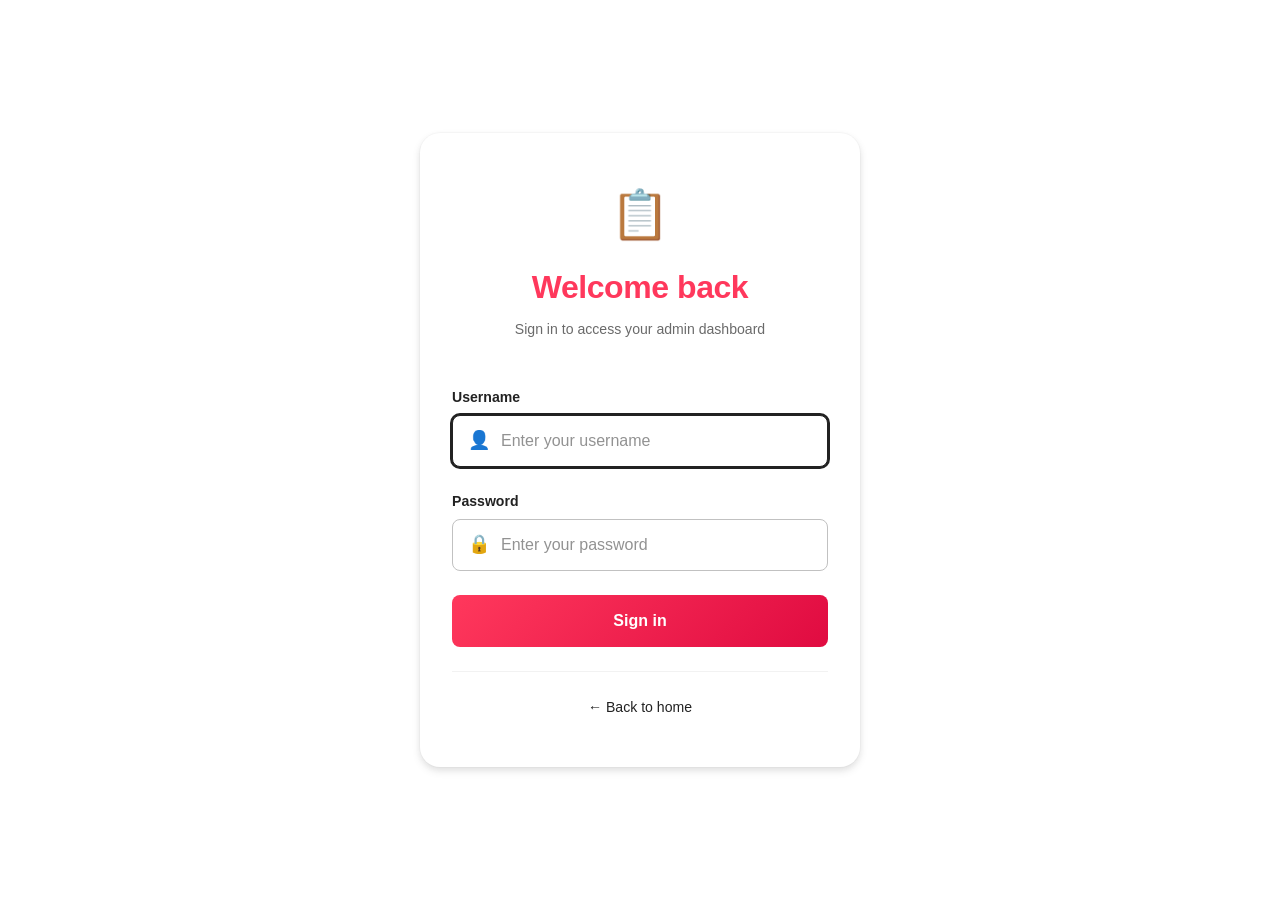
<file: app/templates/admin/login.html>
<!DOCTYPE html>
<html lang="id">
<head>
    <meta charset="UTF-8">
    <meta name="viewport" content="width=device-width, initial-scale=1.0">
    <title>Login - Admin Panel</title>
    <link rel="icon" href="data:image/svg+xml,<svg xmlns='http://www.w3.org/2000/svg' viewBox='0 0 100 100'><text y='.9em' font-size='90'>📋</text></svg>">
    <link rel="stylesheet" href="/static/css/style.css">
    <style>
        :root {
            --palette-bg-primary-core: #ff385c;
            --palette-bg-tertiary-core: #e00b41;
            --palette-text-primary: #222222;
            --palette-text-secondary: #6a6a6a;
            --palette-border-gray: #c1c1c1;
            --palette-border-focus: #222222;
            --palette-light-surface: #f2f2f2;
            --palette-white: #ffffff;
            --palette-text-placeholder: #929292;
            --shadow-card: rgba(0, 0, 0, 0.02) 0px 0px 0px 1px, rgba(0, 0, 0, 0.04) 0px 2px 6px, rgba(0, 0, 0, 0.1) 0px 4px 8px;
            --shadow-hover: rgba(0, 0, 0, 0.08) 0px 4px 12px;
            --radius-standard: 8px;
            --radius-card: 20px;
            --space-sm: 8px;
            --space-md: 16px;
            --space-lg: 24px;
            --space-xl: 32px;
            --space-2xl: 48px;
        }

        * {
            margin: 0;
            padding: 0;
            box-sizing: border-box;
        }

        body {
            font-family: 'Airbnb Cereal VF', 'Circular', -apple-system, BlinkMacSystemFont, "Segoe UI", Roboto, "Helvetica Neue", Arial, sans-serif;
            background: var(--palette-white);
            min-height: 100vh;
            color: var(--palette-text-primary);
            display: flex;
            align-items: center;
            justify-content: center;
            padding: var(--space-md);
        }

        .login-page {
            width: 100%;
            max-width: 440px;
        }

        .login-card {
            background: var(--palette-white);
            border-radius: var(--radius-card);
            box-shadow: var(--shadow-card);
            padding: var(--space-2xl) var(--space-xl);
            animation: fadeInUp 0.4s ease;
        }

        @keyframes fadeInUp {
            from {
                opacity: 0;
                transform: translateY(20px);
            }
            to {
                opacity: 1;
                transform: translateY(0);
            }
        }

        .login-header {
            text-align: center;
            margin-bottom: var(--space-2xl);
        }

        .login-logo {
            font-size: 3rem;
            margin-bottom: var(--space-md);
        }

        .login-header h1 {
            margin: 0;
            color: var(--palette-bg-primary-core);
            font-size: 2rem;
            font-weight: 700;
            letter-spacing: -0.44px;
            margin-bottom: var(--space-sm);
        }

        .login-header p {
            color: var(--palette-text-secondary);
            font-size: 0.88rem;
            line-height: 1.43;
        }

        .form-group {
            margin-bottom: var(--space-lg);
            position: relative;
        }

        .form-group:last-child {
            margin-bottom: var(--space-xl);
        }

        .form-group label {
            display: block;
            margin-bottom: var(--space-sm);
            font-weight: 600;
            color: var(--palette-text-primary);
            font-size: 0.88rem;
        }

        .input-wrapper {
            position: relative;
        }

        .input-icon {
            position: absolute;
            left: var(--space-md);
            top: 50%;
            transform: translateY(-50%);
            color: var(--palette-text-secondary);
            font-size: 1.13rem;
            pointer-events: none;
            transition: color 0.2s ease;
        }

        .form-control {
            width: 100%;
            padding: var(--space-sm) var(--space-md);
            padding-left: 48px;
            border: 1px solid var(--palette-border-gray);
            border-radius: var(--radius-standard);
            font-size: 1rem;
            height: 52px;
            background: var(--palette-white);
            transition: all 0.2s ease;
            color: var(--palette-text-primary);
        }

        .form-control::placeholder {
            color: var(--palette-text-placeholder);
            opacity: 1;
        }

        .form-control:hover {
            border-color: var(--palette-text-primary);
        }

        .form-control:focus {
            outline: none;
            border-color: var(--palette-border-focus);
            box-shadow: 0 0 0 2px var(--palette-border-focus);
        }

        .form-control:focus + .input-icon,
        .input-wrapper:focus-within .input-icon {
            color: var(--palette-bg-primary-core);
        }

        .btn {
            display: inline-block;
            width: 100%;
            height: 52px;
            padding: 0 var(--space-lg);
            font-size: 1rem;
            font-weight: 600;
            text-align: center;
            text-decoration: none;
            border: none;
            border-radius: var(--radius-standard);
            cursor: pointer;
            transition: all 0.2s ease;
            position: relative;
            overflow: hidden;
        }

        .btn-primary {
            background: linear-gradient(135deg, var(--palette-bg-primary-core) 0%, var(--palette-bg-tertiary-core) 100%);
            color: var(--palette-white);
        }

        .btn-primary:hover:not(:disabled) {
            box-shadow: var(--shadow-hover);
            transform: translateY(-1px);
        }

        .btn-primary:active:not(:disabled) {
            transform: translateY(0);
        }

        .btn:disabled {
            background: var(--palette-text-primary);
            cursor: not-allowed;
            opacity: 0.7;
        }

        .btn-loader {
            display: none;
            width: 20px;
            height: 20px;
            border: 2px solid rgba(255, 255, 255, 0.3);
            border-top-color: white;
            border-radius: 50%;
            animation: spin 0.8s linear infinite;
            margin: 0 auto;
        }

        .btn.loading .btn-text {
            display: none;
        }

        .btn.loading .btn-loader {
            display: block;
        }

        @keyframes spin {
            to { transform: rotate(360deg); }
        }

        .alert {
            padding: var(--space-md);
            border-radius: var(--radius-standard);
            margin-bottom: var(--space-lg);
            font-size: 0.88rem;
            display: flex;
            align-items: center;
            gap: var(--space-sm);
            animation: slideDown 0.3s ease;
        }

        @keyframes slideDown {
            from {
                opacity: 0;
                transform: translateY(-10px);
            }
            to {
                opacity: 1;
                transform: translateY(0);
            }
        }

        .alert-danger {
            background: #fff0f1;
            color: #c13515;
            border: 1px solid rgba(193, 53, 21, 0.2);
        }

        .alert-icon {
            flex-shrink: 0;
            font-size: 1.13rem;
        }

        .login-footer {
            text-align: center;
            margin-top: var(--space-lg);
            padding-top: var(--space-lg);
            border-top: 1px solid var(--palette-light-surface);
        }

        .login-footer a {
            color: var(--palette-text-primary);
            font-size: 0.88rem;
            text-decoration: none;
            font-weight: 500;
            transition: color 0.2s ease;
        }

        .login-footer a:hover {
            color: var(--palette-bg-primary-core);
        }

        @media (max-width: 480px) {
            .login-card {
                padding: var(--space-xl) var(--space-lg);
                border-radius: var(--radius-badge);
            }

            .login-header {
                margin-bottom: var(--space-xl);
            }

            .login-logo {
                font-size: 2.5rem;
            }

            .login-header h1 {
                font-size: 1.75rem;
            }

            .login-header p {
                font-size: 0.81rem;
            }

            .btn,
            .form-control {
                height: 48px;
            }
        }

        @media (max-width: 360px) {
            .login-card {
                padding: var(--space-lg);
            }

            .login-logo {
                font-size: 2rem;
            }

            .login-header h1 {
                font-size: 1.5rem;
            }
        }
    </style>
</head>
<body>
    <div class="login-page">
        <div class="login-card">
            <div class="login-header">
                <div class="login-logo">📋</div>
                <h1>Welcome back</h1>
                <p>Sign in to access your admin dashboard</p>
            </div>

            <div id="errorMessage" class="alert alert-danger" style="display: none;">
                <span class="alert-icon">⚠️</span>
                <span class="alert-message"></span>
            </div>

            <form id="loginForm" onsubmit="handleLogin(event)" novalidate>
                <div class="form-group">
                    <label for="username">Username</label>
                    <div class="input-wrapper">
                        <input type="text" id="username" name="username" class="form-control" placeholder="Enter your username" required autocomplete="username">
                        <span class="input-icon">👤</span>
                    </div>
                </div>
                <div class="form-group">
                    <label for="password">Password</label>
                    <div class="input-wrapper">
                        <input type="password" id="password" name="password" class="form-control" placeholder="Enter your password" required autocomplete="current-password">
                        <span class="input-icon">🔒</span>
                    </div>
                </div>
                <button type="submit" class="btn btn-primary" id="loginBtn">
                    <span class="btn-text">Sign in</span>
                    <span class="btn-loader"></span>
                </button>
            </form>

            <div class="login-footer">
                <a href="/">← Back to home</a>
            </div>
        </div>
    </div>

    <script>
        // Check if already logged in
        const token = localStorage.getItem('adminToken');
        if (token) {
            window.location.href = '/admin/dashboard.html';
        }

        // Form validation
        const form = document.getElementById('loginForm');
        const inputs = form.querySelectorAll('.form-control');

        inputs.forEach(input => {
            input.addEventListener('blur', function() {
                if (this.value.trim()) {
                    this.style.borderColor = '';
                }
            });

            input.addEventListener('input', function() {
                const formGroup = this.closest('.form-group');
                formGroup.classList.remove('has-error');
            });
        });

        async function handleLogin(event) {
            event.preventDefault();
            const errorMessage = document.getElementById('errorMessage');
            const loginBtn = document.getElementById('loginBtn');

            const username = document.getElementById('username').value.trim();
            const password = document.getElementById('password').value;

            // Validation
            if (!username) {
                showError('Please enter your username');
                document.getElementById('username').focus();
                return;
            }
            if (!password) {
                showError('Please enter your password');
                document.getElementById('password').focus();
                return;
            }

            // Show loading state
            loginBtn.classList.add('loading');
            loginBtn.disabled = true;
            errorMessage.style.display = 'none';

            try {
                const response = await fetch('/admin/login', {
                    method: 'POST',
                    headers: {
                        'Content-Type': 'application/json'
                    },
                    body: JSON.stringify({ username, password })
                });

                const data = await response.json();

                if (response.ok) {
                    localStorage.setItem('adminToken', data.access_token);
                    localStorage.setItem('adminUsername', data.username);
                    window.location.href = '/admin/dashboard.html';
                } else {
                    showError(data.detail || 'Invalid username or password');
                    loginBtn.classList.remove('loading');
                    loginBtn.disabled = false;
                }
            } catch (error) {
                showError('Network error. Please check your connection and try again.');
                loginBtn.classList.remove('loading');
                loginBtn.disabled = false;
            }
        }

        function showError(message) {
            const errorMessage = document.getElementById('errorMessage');
            const alertMessage = errorMessage.querySelector('.alert-message');
            alertMessage.textContent = message;
            errorMessage.style.display = 'flex';
        }

        // Auto-focus first input on page load
        window.addEventListener('load', () => {
            setTimeout(() => {
                document.getElementById('username')?.focus();
            }, 100);
        });
    </script>
</body>
</html>
</file>
<file: static/css/style.css>
/* ============================================
   KUESIONER - Airbnb Inspired Design System
   Based on DESIGN.md specification
   ============================================ */

/* ============ CSS Custom Properties (Design Tokens) ============ */
:root {
    /* Primary Brand Colors */
    --palette-bg-primary-core: #ff385c;
    --palette-bg-tertiary-core: #e00b41;
    --palette-text-primary-error: #c13515;
    --palette-text-secondary-error-hover: #b32505;

    /* Premium Tiers */
    --palette-bg-primary-luxe: #460479;
    --palette-bg-primary-plus: #92174d;

    /* Text Colors */
    --palette-text-primary: #222222;
    --palette-text-focused: #3f3f3f;
    --palette-text-secondary: #6a6a6a;
    --palette-text-material-disabled: rgba(0, 0, 0, 0.24);
    --palette-text-link-disabled: #929292;
    --palette-text-legal: #428bff;

    /* Interactive Colors */
    --palette-border-gray: #c1c1c1;
    --palette-light-surface: #f2f2f2;

    /* Surface Colors */
    --palette-white: #ffffff;

    /* Shadows */
    --shadow-card: rgba(0, 0, 0, 0.02) 0px 0px 0px 1px, rgba(0, 0, 0, 0.04) 0px 2px 6px, rgba(0, 0, 0, 0.1) 0px 4px 8px;
    --shadow-hover: rgba(0, 0, 0, 0.08) 0px 4px 12px;
    --shadow-focus: 0 0 0 2px rgba(255, 56, 92, 0.3);

    /* Border Radius */
    --radius-subtle: 4px;
    --radius-standard: 8px;
    --radius-badge: 14px;
    --radius-card: 20px;
    --radius-large: 32px;
    --radius-circle: 50%;

    /* Spacing */
    --space-xs: 4px;
    --space-sm: 8px;
    --space-md: 16px;
    --space-lg: 24px;
    --space-xl: 32px;
    --space-2xl: 48px;
}

/* ============ Reset & Base ============ */
*, *::before, *::after {
    box-sizing: border-box;
}

* {
    margin: 0;
    padding: 0;
}

html {
    font-size: 16px;
}

body {
    font-family: 'Airbnb Cereal VF', 'Circular', -apple-system, BlinkMacSystemFont, "Segoe UI", Roboto, "Helvetica Neue", Arial, sans-serif;
    line-height: 1.43;
    color: var(--palette-text-primary);
    background: var(--palette-white);
    -webkit-font-smoothing: antialiased;
    -moz-osx-font-smoothing: grayscale;
}

img, picture, video, canvas, svg {
    display: block;
    max-width: 100%;
}

input, button, textarea, select {
    font: inherit;
}

/* ============ Container ============ */
.container {
    width: 100%;
    max-width: 1128px;
    margin: 0 auto;
    padding: 0 var(--space-md);
}

/* ============ Header ============ */
.header {
    text-align: center;
    padding: var(--space-2xl) var(--space-md) var(--space-xl);
}

.header h1 {
    font-size: 1.75rem;
    font-weight: 700;
    color: var(--palette-text-primary);
    margin-bottom: var(--space-sm);
    line-height: 1.43;
}

.subtitle {
    color: var(--palette-text-secondary);
    font-size: 0.88rem;
    font-weight: 400;
}

/* ============ Buttons ============ */
.btn {
    display: inline-block;
    padding: 0 var(--space-lg);
    height: 48px;
    font-size: 1rem;
    font-weight: 500;
    line-height: 1.25;
    text-align: center;
    text-decoration: none;
    border: none;
    border-radius: var(--radius-standard);
    cursor: pointer;
    transition: all 0.2s ease;
    background: var(--palette-text-primary);
    color: var(--palette-white);
}

.btn:focus {
    outline: 2px solid var(--palette-text-primary);
    outline-offset: 2px;
}

.btn:hover {
    background: var(--palette-bg-primary-core);
    box-shadow: var(--shadow-hover);
}

.btn:active {
    transform: scale(0.98);
}

.btn-primary {
    background: var(--palette-bg-primary-core);
    color: var(--palette-white);
}

.btn-primary:hover {
    background: var(--palette-bg-tertiary-core);
}

.btn-secondary {
    background: var(--palette-light-surface);
    color: var(--palette-text-primary);
}

.btn-secondary:hover {
    background: #e5e5e5;
}

.btn-success {
    background: #00a699;
    color: white;
}

.btn-danger {
    background: var(--palette-text-primary-error);
    color: white;
}

.btn-full {
    width: 100%;
}

.btn-sm {
    height: 36px;
    padding: 0 var(--space-md);
    font-size: 0.88rem;
}

.btn:disabled {
    opacity: var(--palette-text-material-disabled);
    cursor: not-allowed;
    background: var(--palette-text-primary);
}

/* ============ Survey List ============ */
.survey-list {
    display: grid;
    gap: var(--space-lg);
    max-width: 800px;
    margin: 0 auto var(--space-2xl);
}

.survey-card {
    background: var(--palette-white);
    border-radius: var(--radius-card);
    padding: var(--space-xl);
    box-shadow: var(--shadow-card);
    transition: all 0.2s ease;
}

.survey-card:hover {
    box-shadow: var(--shadow-hover);
    transform: translateY(-2px);
}

.survey-card h2 {
    color: var(--palette-text-primary);
    margin-bottom: var(--space-sm);
    font-size: 1.38rem;
    font-weight: 600;
    letter-spacing: -0.44px;
    line-height: 1.18;
}

.survey-description {
    color: var(--palette-text-secondary);
    margin-bottom: var(--space-lg);
    font-size: 0.88rem;
    line-height: 1.43;
}

/* ============ Empty State ============ */
.empty-state {
    text-align: center;
    padding: var(--space-2xl);
    color: var(--palette-text-secondary);
}

/* ============ Footer ============ */
.footer {
    text-align: center;
    padding: var(--space-xl) var(--space-md);
    color: var(--palette-text-secondary);
    font-size: 0.75rem;
    border-top: 1px solid var(--palette-border-gray);
    margin-top: var(--space-2xl);
}

/* ============ Form Elements ============ */
.form-group {
    margin-bottom: var(--space-md);
}

.form-group label {
    display: block;
    margin-bottom: var(--space-sm);
    font-weight: 500;
    color: var(--palette-text-primary);
    font-size: 0.88rem;
}

.form-control {
    width: 100%;
    padding: var(--space-sm) var(--space-md);
    border: 1px solid var(--palette-border-gray);
    border-radius: var(--radius-standard);
    font-size: 1rem;
    transition: all 0.2s ease;
    background: var(--palette-white);
    height: 48px;
}

.form-control:focus {
    outline: none;
    border-color: var(--palette-text-primary);
    box-shadow: var(--shadow-focus);
}

textarea.form-control {
    min-height: 100px;
    resize: vertical;
    padding: var(--space-md);
}

.text-muted {
    color: var(--palette-text-secondary);
}

.text-center {
    text-align: center;
}

/* ============ Toast Notification ============ */
.toast {
    position: fixed;
    bottom: var(--space-lg);
    right: var(--space-lg);
    padding: var(--space-md) var(--space-lg);
    border-radius: var(--radius-badge);
    color: white;
    font-weight: 500;
    box-shadow: var(--shadow-hover);
    z-index: 1000;
    animation: slideIn 0.3s ease;
}

.toast-success {
    background: #00a699;
}

.toast-error {
    background: var(--palette-text-primary-error);
}

@keyframes slideIn {
    from {
        transform: translateY(100px);
        opacity: 0;
    }
    to {
        transform: translateY(0);
        opacity: 1;
    }
}

/* ============================================
   ADMIN STYLES - Airbnb Inspired
   ============================================ */

.admin-body {
    background: var(--palette-white);
}

.admin-layout {
    display: flex;
    min-height: 100vh;
}

/* ============ Sidebar ============ */
.admin-sidebar {
    width: 280px;
    background: var(--palette-white);
    color: var(--palette-text-primary);
    flex-shrink: 0;
    border-right: 1px solid var(--palette-border-gray);
}

.sidebar-header {
    padding: var(--space-lg);
    border-bottom: 1px solid var(--palette-border-gray);
}

.sidebar-header h2 {
    font-size: 1.38rem;
    font-weight: 600;
    margin-bottom: var(--space-xs);
    letter-spacing: -0.44px;
    color: var(--palette-bg-primary-core);
}

.sidebar-subtitle {
    font-size: 0.88rem;
    color: var(--palette-text-secondary);
}

.sidebar-nav {
    padding: var(--space-md) 0;
}

.nav-item {
    display: block;
    padding: var(--space-sm) var(--space-lg);
    color: var(--palette-text-primary);
    text-decoration: none;
    transition: all 0.2s ease;
    font-weight: 500;
    border-radius: var(--radius-standard);
    margin: 0 var(--space-md);
}

.nav-item:hover {
    background: var(--palette-light-surface);
}

.nav-item.active {
    background: var(--palette-light-surface);
    color: var(--palette-bg-primary-core);
    font-weight: 600;
}

/* ============ Admin Main Content ============ */
.admin-main {
    flex: 1;
    display: flex;
    flex-direction: column;
    min-width: 0;
    background: var(--palette-white);
}

.admin-header {
    background: var(--palette-white);
    padding: var(--space-lg) var(--space-xl);
    border-bottom: 1px solid var(--palette-border-gray);
    display: flex;
    justify-content: space-between;
    align-items: center;
}

.admin-header h1 {
    font-size: 1.75rem;
    font-weight: 700;
    color: var(--palette-text-primary);
    letter-spacing: 0;
}

.header-actions {
    display: flex;
    gap: var(--space-sm);
}

.admin-content {
    padding: var(--space-xl);
    flex: 1;
}

/* ============ Stats Grid ============ */
.stats-grid {
    display: grid;
    grid-template-columns: repeat(auto-fit, minmax(240px, 1fr));
    gap: var(--space-lg);
    margin-bottom: var(--space-xl);
}

.stat-card {
    background: var(--palette-white);
    border-radius: var(--radius-card);
    padding: var(--space-lg);
    display: flex;
    align-items: center;
    gap: var(--space-md);
    box-shadow: var(--shadow-card);
    transition: all 0.2s ease;
}

.stat-card:hover {
    box-shadow: var(--shadow-hover);
}

.stat-icon {
    font-size: 2rem;
    width: 60px;
    height: 60px;
    display: flex;
    align-items: center;
    justify-content: center;
    border-radius: var(--radius-circle);
}

.stat-icon-blue {
    background: rgba(66, 139, 255, 0.1);
}

.stat-icon-green {
    background: rgba(0, 166, 153, 0.1);
}

.stat-icon-purple {
    background: rgba(70, 4, 121, 0.1);
}

.stat-icon-orange {
    background: rgba(255, 193, 7, 0.1);
}

.stat-content {
    flex: 1;
}

.stat-label {
    font-size: 0.75rem;
    color: var(--palette-text-secondary);
    margin-bottom: var(--space-xs);
    text-transform: uppercase;
    font-weight: 600;
    letter-spacing: 0.05em;
}

.stat-value {
    font-size: 1.75rem;
    font-weight: 700;
    color: var(--palette-text-primary);
}

/* ============ Cards ============ */
.card {
    background: var(--palette-white);
    border-radius: var(--radius-card);
    box-shadow: var(--shadow-card);
    margin-bottom: var(--space-lg);
}

.card-header {
    padding: var(--space-lg) var(--space-xl);
    border-bottom: 1px solid var(--palette-border-gray);
}

.card-header h3 {
    font-size: 1.13rem;
    color: var(--palette-text-primary);
    margin: 0;
    font-weight: 600;
}

.card-body {
    padding: var(--space-xl);
}

/* ============ Tables ============ */
.table-responsive {
    overflow-x: auto;
}

.table {
    width: 100%;
    border-collapse: collapse;
}

.table th,
.table td {
    padding: var(--space-md) var(--space-lg);
    text-align: left;
    border-bottom: 1px solid var(--palette-border-gray);
}

.table th {
    font-weight: 600;
    color: var(--palette-text-secondary);
    font-size: 0.75rem;
    text-transform: uppercase;
    letter-spacing: 0.05em;
}

.table tr:hover {
    background: var(--palette-light-surface);
}

/* ============ Badges ============ */
.badge {
    display: inline-block;
    padding: var(--space-xs) var(--space-sm);
    font-size: 0.69rem;
    font-weight: 600;
    border-radius: var(--radius-badge);
    text-transform: uppercase;
    letter-spacing: 0.05em;
}

.badge-success {
    background: rgba(0, 166, 153, 0.1);
    color: #006b63;
}

.badge-secondary {
    background: var(--palette-light-surface);
    color: var(--palette-text-primary);
}

.badge-info {
    background: rgba(66, 139, 255, 0.1);
    color: var(--palette-text-legal);
}

/* ============ Modal ============ */
.modal {
    position: fixed;
    top: 0;
    left: 0;
    right: 0;
    bottom: 0;
    background: rgba(0, 0, 0, 0.5);
    backdrop-filter: blur(4px);
    display: flex;
    align-items: center;
    justify-content: center;
    z-index: 1000;
    padding: var(--space-md);
    animation: fadeIn 0.2s ease;
}

.modal-content {
    background: var(--palette-white);
    border-radius: var(--radius-card);
    width: 100%;
    max-width: 520px;
    max-height: 90vh;
    overflow: hidden;
    display: flex;
    flex-direction: column;
    box-shadow: var(--shadow-hover);
    animation: modalSlideUp 0.4s cubic-bezier(0.16, 1, 0.3, 1);
}

.modal-lg {
    max-width: 750px;
}

.modal-xl {
    max-width: 900px;
}

.modal-header {
    padding: var(--space-xl);
    border-bottom: 1px solid var(--palette-border-gray);
    display: flex;
    justify-content: space-between;
    align-items: center;
}

.modal-header h2 {
    font-size: 1.38rem;
    font-weight: 600;
    color: var(--palette-text-primary);
    margin: 0;
    letter-spacing: -0.44px;
}

.modal-close {
    background: var(--palette-light-surface);
    border: none;
    font-size: 1.25rem;
    color: var(--palette-text-primary);
    cursor: pointer;
    padding: 0;
    width: 36px;
    height: 36px;
    display: flex;
    align-items: center;
    justify-content: center;
    border-radius: var(--radius-circle);
    transition: all 0.2s ease;
}

.modal-close:hover {
    background: #e5e5e5;
    transform: scale(1.1);
}

.modal-body {
    padding: var(--space-xl);
    overflow-y: auto;
    flex: 1;
}

.modal-footer {
    padding: var(--space-lg) var(--space-xl);
    border-top: 1px solid var(--palette-border-gray);
    display: flex;
    justify-content: flex-end;
    gap: var(--space-md);
}

/* ============ Question Items ============ */
.question-item {
    background: var(--palette-light-surface);
    border-radius: var(--radius-badge);
    padding: var(--space-md);
    margin-bottom: var(--space-md);
    display: flex;
    justify-content: space-between;
    align-items: center;
}

.question-info {
    display: flex;
    align-items: center;
    gap: var(--space-sm);
    flex: 1;
}

.question-number {
    font-weight: 600;
    color: var(--palette-text-secondary);
    min-width: 24px;
}

.question-text {
    flex: 1;
    font-weight: 500;
    color: var(--palette-text-primary);
}

.question-actions {
    display: flex;
    gap: var(--space-sm);
}

/* ============ Question Results ============ */
.question-result-item {
    background: var(--palette-light-surface);
    border-radius: var(--radius-badge);
    padding: var(--space-lg);
    margin-bottom: var(--space-lg);
}

.question-result-header {
    display: flex;
    align-items: center;
    gap: var(--space-md);
    margin-bottom: var(--space-lg);
    flex-wrap: wrap;
}

.rating-stats {
    display: flex;
    gap: var(--space-xl);
    align-items: center;
}

.rating-average {
    text-align: center;
}

.rating-value {
    font-size: 2rem;
    font-weight: 700;
    color: var(--palette-text-primary);
}

.rating-label {
    font-size: 0.88rem;
    color: var(--palette-text-secondary);
}

.rating-bars {
    flex: 1;
}

.rating-bar-item {
    display: flex;
    align-items: center;
    gap: var(--space-sm);
    margin-bottom: var(--space-sm);
}

.star-label {
    width: 40px;
    font-weight: 500;
}

.bar-container {
    flex: 1;
    height: 24px;
    background: var(--palette-light-surface);
    border-radius: var(--radius-subtle);
    overflow: hidden;
}

.bar-fill {
    height: 100%;
    background: linear-gradient(90deg, #c13515, #ffc107, #00a699);
    transition: width 0.3s ease;
}

.bar-count {
    width: 40px;
    text-align: right;
    font-weight: 500;
}

.text-responses {
    margin-top: var(--space-md);
}

.text-response-item {
    background: var(--palette-white);
    padding: var(--space-md);
    border-radius: var(--radius-standard);
    margin-bottom: var(--space-sm);
    font-style: italic;
    color: var(--palette-text-secondary);
}

/* ============ Charts Section ============ */
.charts-section {
    margin-bottom: var(--space-xl);
}

.chart-container {
    background: var(--palette-white);
    border-radius: var(--radius-card);
    padding: var(--space-xl);
    box-shadow: var(--shadow-card);
}

.chart-container h3 {
    margin-bottom: var(--space-md);
    color: var(--palette-text-primary);
    font-weight: 600;
}

@keyframes fadeIn {
    from {
        opacity: 0;
    }
    to {
        opacity: 1;
    }
}

@keyframes modalSlideUp {
    from {
        transform: translateY(40px) scale(0.95);
        opacity: 0;
    }
    to {
        transform: translateY(0) scale(1);
        opacity: 1;
    }
}

/* ============================================
   RESPONSIVE DESIGN - Airbnb Breakpoints
   ============================================ */

@media (max-width: 1440px) {
    .container {
        max-width: 950px;
    }
}

@media (max-width: 1128px) {
    .container {
        max-width: 744px;
    }
}

@media (max-width: 950px) {
    .container {
        max-width: 550px;
    }
}

@media (max-width: 744px) {
    .admin-layout {
        flex-direction: column;
    }

    .admin-sidebar {
        width: 100%;
    }

    .admin-header {
        flex-direction: column;
        gap: var(--space-md);
        padding: var(--space-md);
    }

    .header-actions {
        width: 100%;
        justify-content: stretch;
    }

    .header-actions .btn {
        flex: 1;
    }

    .admin-content {
        padding: var(--space-md);
    }

    .stats-grid {
        grid-template-columns: 1fr;
    }

    .survey-list {
        padding: 0 var(--space-md);
    }

    .question-item {
        flex-direction: column;
        align-items: flex-start;
        gap: var(--space-md);
    }

    .question-actions {
        width: 100%;
        justify-content: flex-start;
    }

    .modal-content {
        margin: var(--space-sm);
        max-height: calc(100vh - 1rem);
        border-radius: var(--radius-badge);
    }

    .modal-header {
        padding: var(--space-md);
    }

    .modal-header h2 {
        font-size: 1.13rem;
    }

    .modal-body {
        padding: var(--space-md);
    }

    .modal-footer {
        padding: var(--space-md);
        flex-wrap: wrap;
    }

    .modal-footer .btn {
        flex: 1;
        min-width: 80px;
        font-size: 0.88rem;
    }

    .modal-close {
        width: 32px;
        height: 32px;
        font-size: 1.13rem;
    }

    .rating-stats {
        flex-direction: column;
        align-items: flex-start;
        gap: var(--space-md);
    }

    .rating-bars {
        width: 100%;
    }

    .question-result-header {
        flex-direction: column;
        align-items: flex-start;
    }
}

@media (max-width: 480px) {
    .header h1 {
        font-size: 1.38rem;
    }

    .subtitle {
        font-size: 0.81rem;
    }

    .btn {
        width: 100%;
    }

    .btn-sm {
        width: auto;
    }
}
</file>
